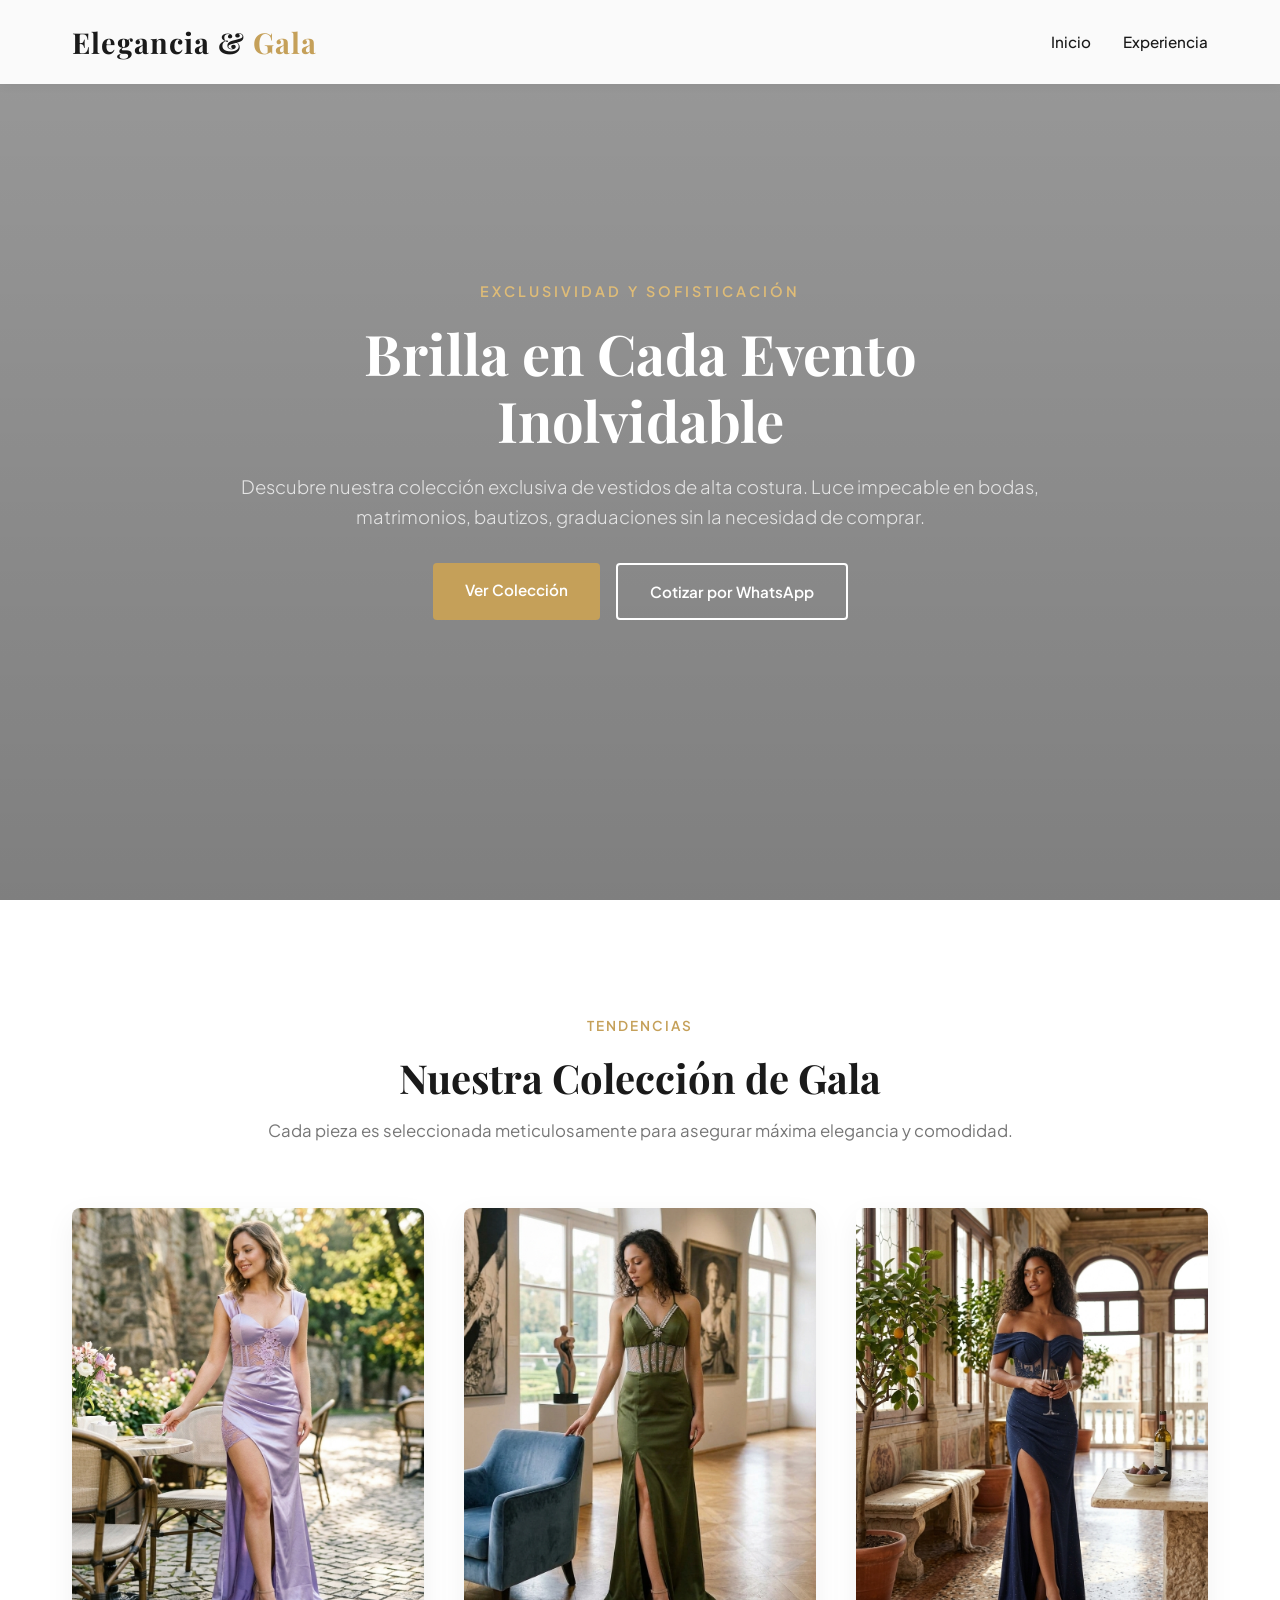
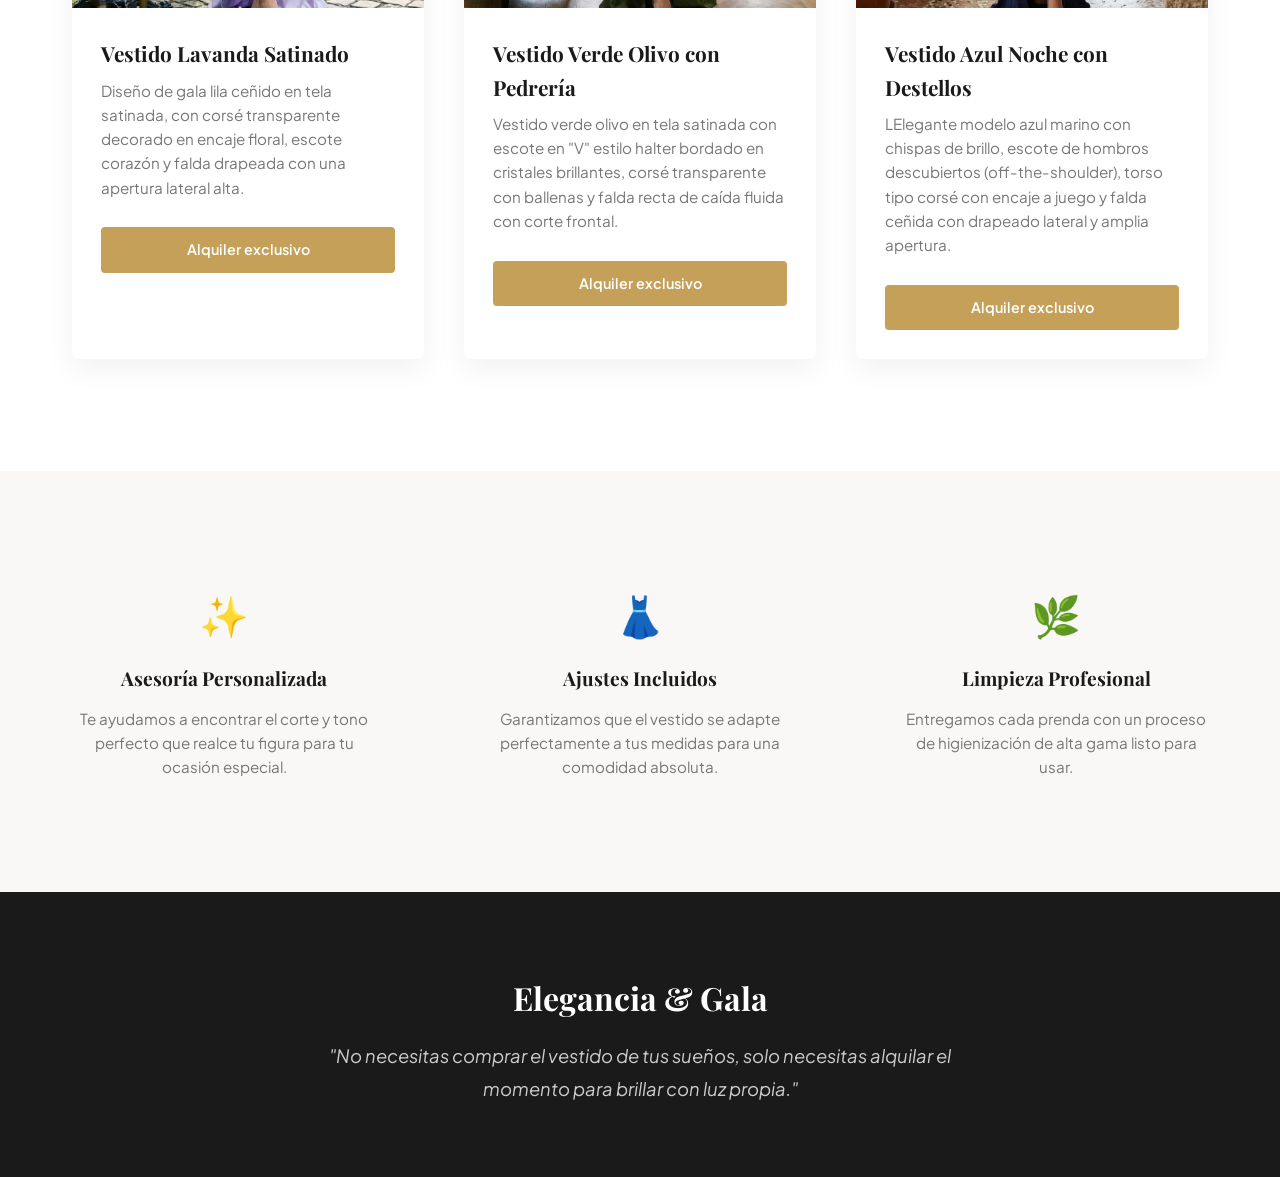
<file: index.html>
<!DOCTYPE html>
<html lang="es">
<head>
    <meta charset="UTF-8">
    <meta name="viewport" content="width=device-width, initial-scale=1.0">
    <title>Elegancia & Gala | Alquiler de Vestidos Exclusivos</title>
    <link rel="stylesheet" href="style.css">
    <!-- Fuente de Google Fonts para un estilo elegante -->
    <link href="https://fonts.googleapis.com/css2?family=Playfair+Display:ital,wght@0,400;0,600;0,700;1,400&family=Plus+Jakarta+Sans:wght@300;400;500;600&display=swap" rel="stylesheet">
</head>
<body>

    <!-- Header / Barra de Navegación -->
    <header class="header">
        <div class="nav-container">
            <h1 class="logo">Elegancia & <span>Gala</span></h1>
            <nav class="nav-menu">
                <a href="#inicio">Inicio</a>
                <a href="#experiencia">Experiencia</a>
            </nav>
        </div>
    </header>

    <!-- Sección Hero / Principal -->
    <section id="inicio" class="hero">
        <div class="hero-content">
            <span class="subtitle">Exclusividad y Sofisticación</span>
            <h2>Brilla en Cada Evento Inolvidable</h2>
            <p>Descubre nuestra colección exclusiva de vestidos de alta costura. Luce impecable en bodas, matrimonios, bautizos, graduaciones sin la necesidad de comprar.</p>
            <div class="hero-buttons">
                <a href="coleccion.html" class="btn btn-primary">Ver Colección</a>
                <a href="https://wa.me/593968722028?text=Hola,%20deseo%20agendar%20una%20cita%20para%20alquilar%20un%20vestido%20de%20gala" target="_blank" class="btn btn-secondary">Cotizar por WhatsApp</a>
            </div>
        </div>
    </section>

    <!-- Sección de Catálogo / Vestidos -->
    <section id="catalogo" class="catalog">
        <div class="section-title">
            <span>Tendencias</span>
            <h3>Nuestra Colección de Gala</h3>
            <p>Cada pieza es seleccionada meticulosamente para asegurar máxima elegancia y comodidad.</p>
        </div>

        <div class="grid-catalog">
            <!-- Vestido 1 -->
            <div class="card">
                <div class="card-img" style="background-image: url('Vestido1.jpg');">
                </div>
                <div class="card-body">
                    <h4>Vestido Lavanda Satinado</h4>
                    <p>Diseño de gala lila ceñido en tela satinada, con corsé transparente decorado en encaje floral, escote corazón y falda drapeada con una apertura lateral alta.</p>
                    <a href="https://wa.me/593968722028?text=Hola,%20estoy%20interesada%20en%20consultar%20la%20disponibilidad%20de%20este%20vestido" target="_blank" class="price-btn">
    Alquiler exclusivo</a>
                </div>
            </div>

            <!-- Vestido 2 -->
            <div class="card">
                <div class="card-img" style="background-image: url('Vestido2.jpg');">
                </div>
                <div class="card-body">
                    <h4>Vestido Verde Olivo con Pedrería</h4>
                    <p>Vestido verde olivo en tela satinada con escote en "V" estilo halter bordado en cristales brillantes, corsé transparente con ballenas y falda recta de caída fluida con corte frontal.</p>
                    <a href="https://wa.me/593968722028?text=Hola,%20estoy%20interesada%20en%20consultar%20la%20disponibilidad%20de%20este%20vestido" target="_blank" class="price-btn">
    Alquiler exclusivo</a>
                </div>
            </div>

            <!-- Vestido 3 -->
            <div class="card">
                <div class="card-img" style="background-image: url('Vestido3.jpg');">
                </div>
                <div class="card-body">
                    <h4>Vestido Azul Noche con Destellos</h4>
                    <p>LElegante modelo azul marino con chispas de brillo, escote de hombros descubiertos (off-the-shoulder), torso tipo corsé con encaje a juego y falda ceñida con drapeado lateral y amplia apertura.</p>
                    <a href="https://wa.me/593968722028?text=Hola,%20estoy%20interesada%20en%20consultar%20la%20disponibilidad%20de%20este%20vestido" target="_blank" class="price-btn">
    Alquiler exclusivo</a>
                </div>
            </div>
        </div>
    </section>

    <!-- Sección Experiencia / Beneficios -->
    <section id="experiencia" class="features">
        <div class="features-container">
            <div class="feature-item">
                <div class="feature-icon">✨</div>
                <h4>Asesoría Personalizada</h4>
                <p>Te ayudamos a encontrar el corte y tono perfecto que realce tu figura para tu ocasión especial.</p>
            </div>
            <div class="feature-item">
                <div class="feature-icon">👗</div>
                <h4>Ajustes Incluidos</h4>
                <p>Garantizamos que el vestido se adapte perfectamente a tus medidas para una comodidad absoluta.</p>
            </div>
            <div class="feature-item">
                <div class="feature-icon">🌿</div>
                <h4>Limpieza Profesional</h4>
                <p>Entregamos cada prenda con un proceso de higienización de alta gama listo para usar.</p>
            </div>
        </div>
    </section>

    <!-- Pie de Página (Footer) -->
    <footer id="contacto" class="footer">
        <div class="footer-content">
            <h2 class="footer-logo">Elegancia & Gala</h2>
            <p class="footer-quote">"No necesitas comprar el vestido de tus sueños, solo necesitas alquilar el momento para brillar con luz propia."</p>
</file>
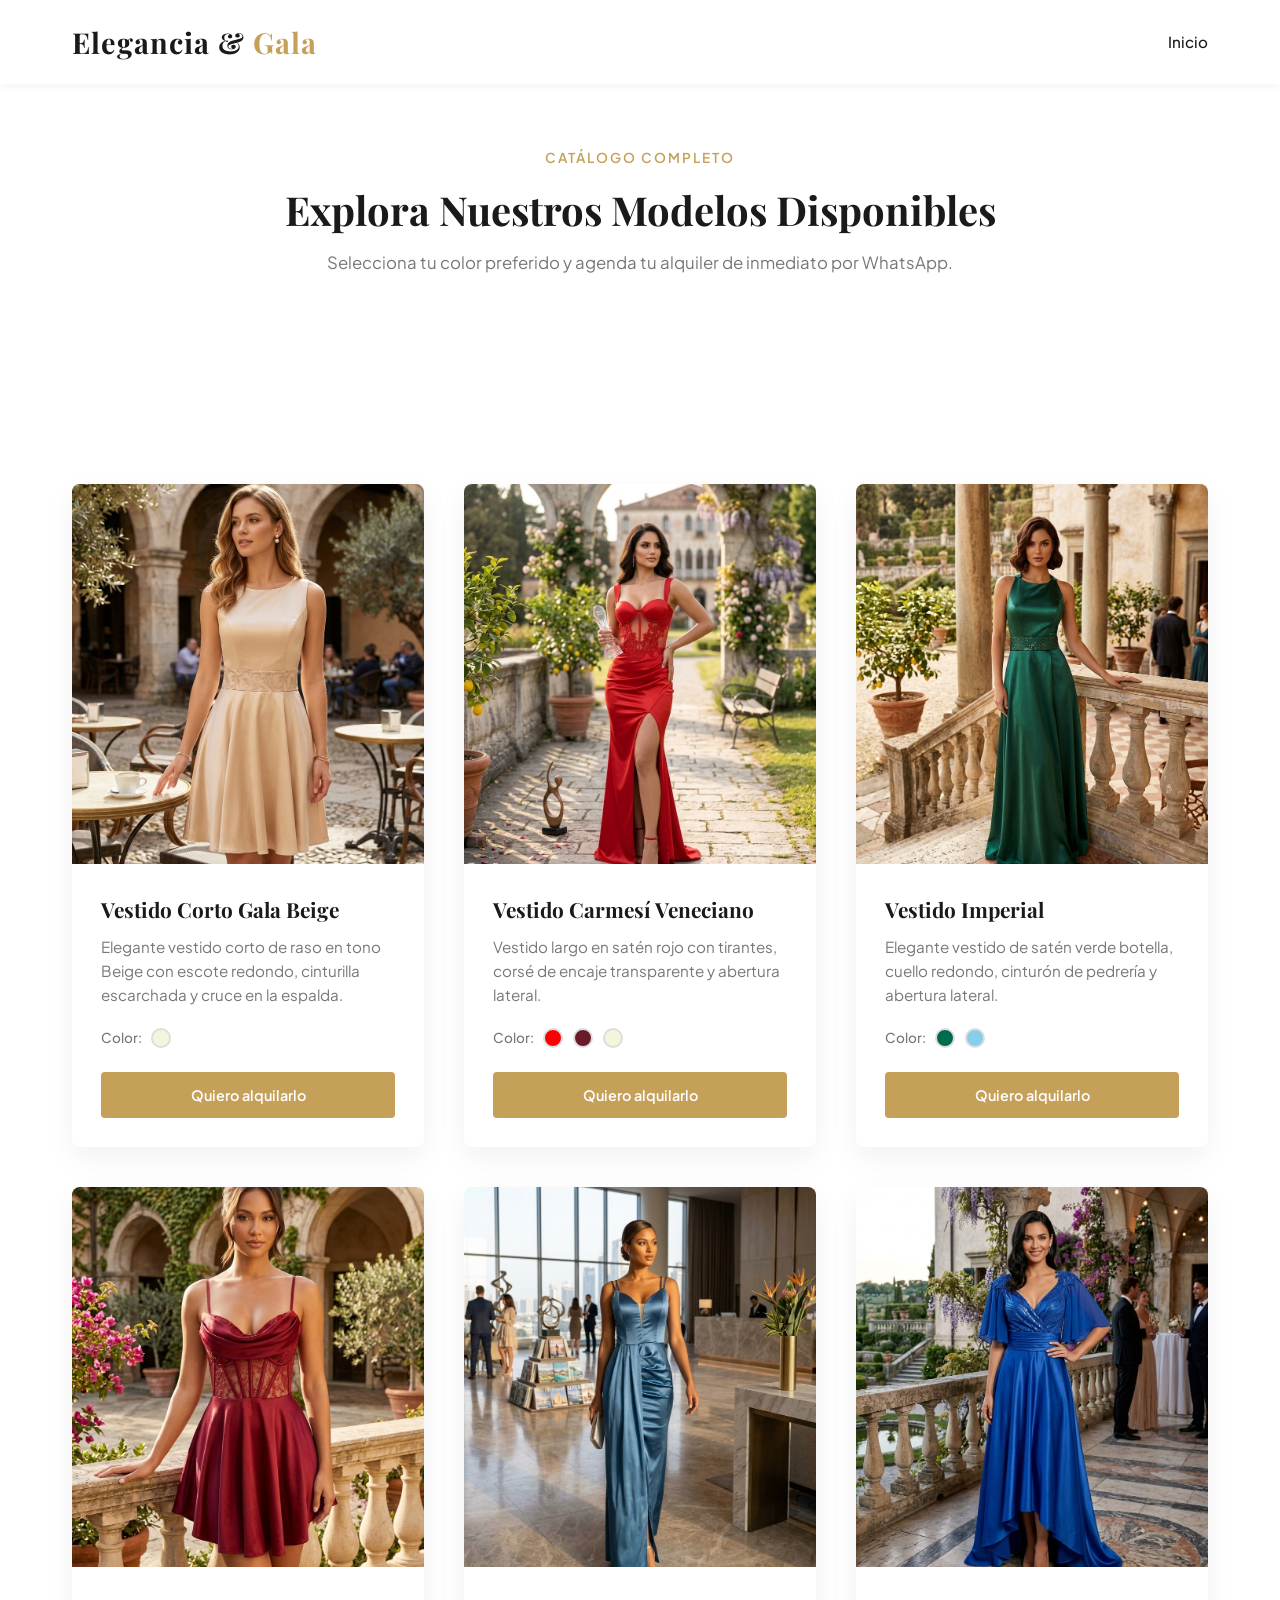
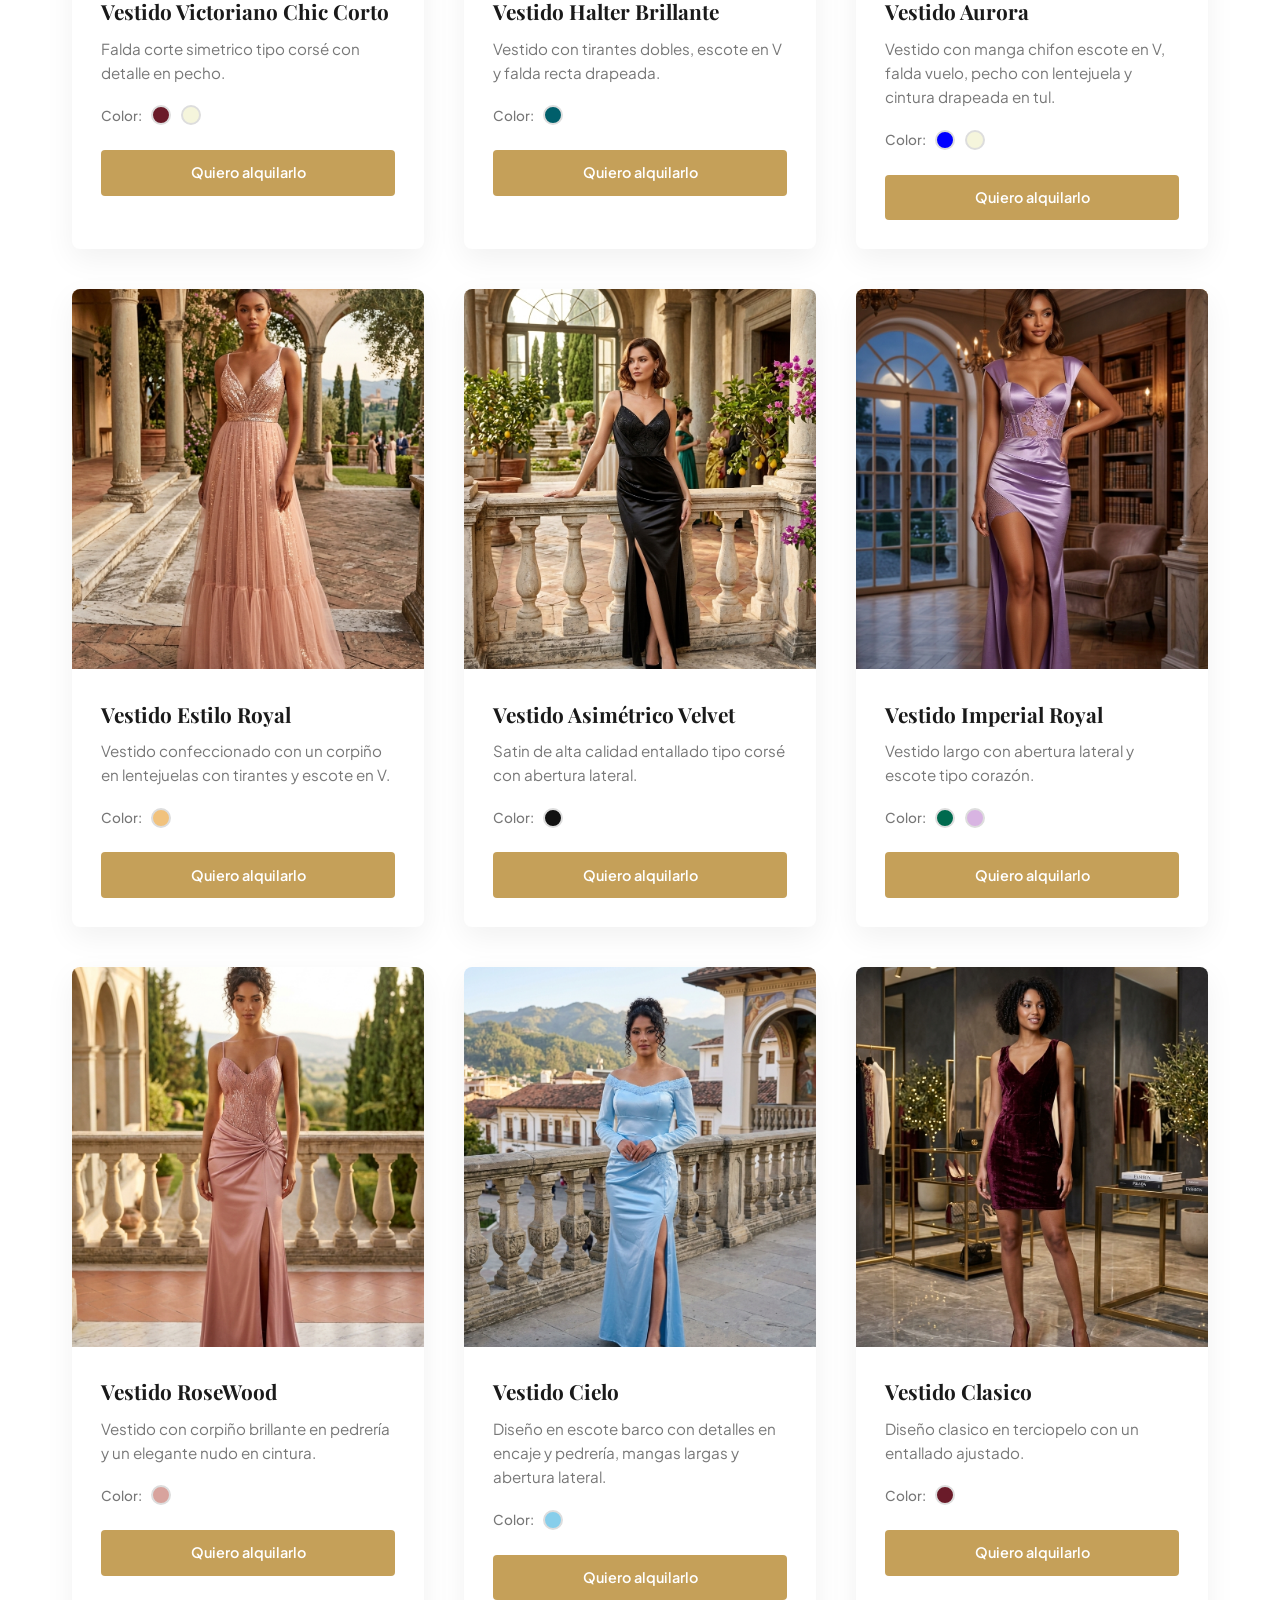
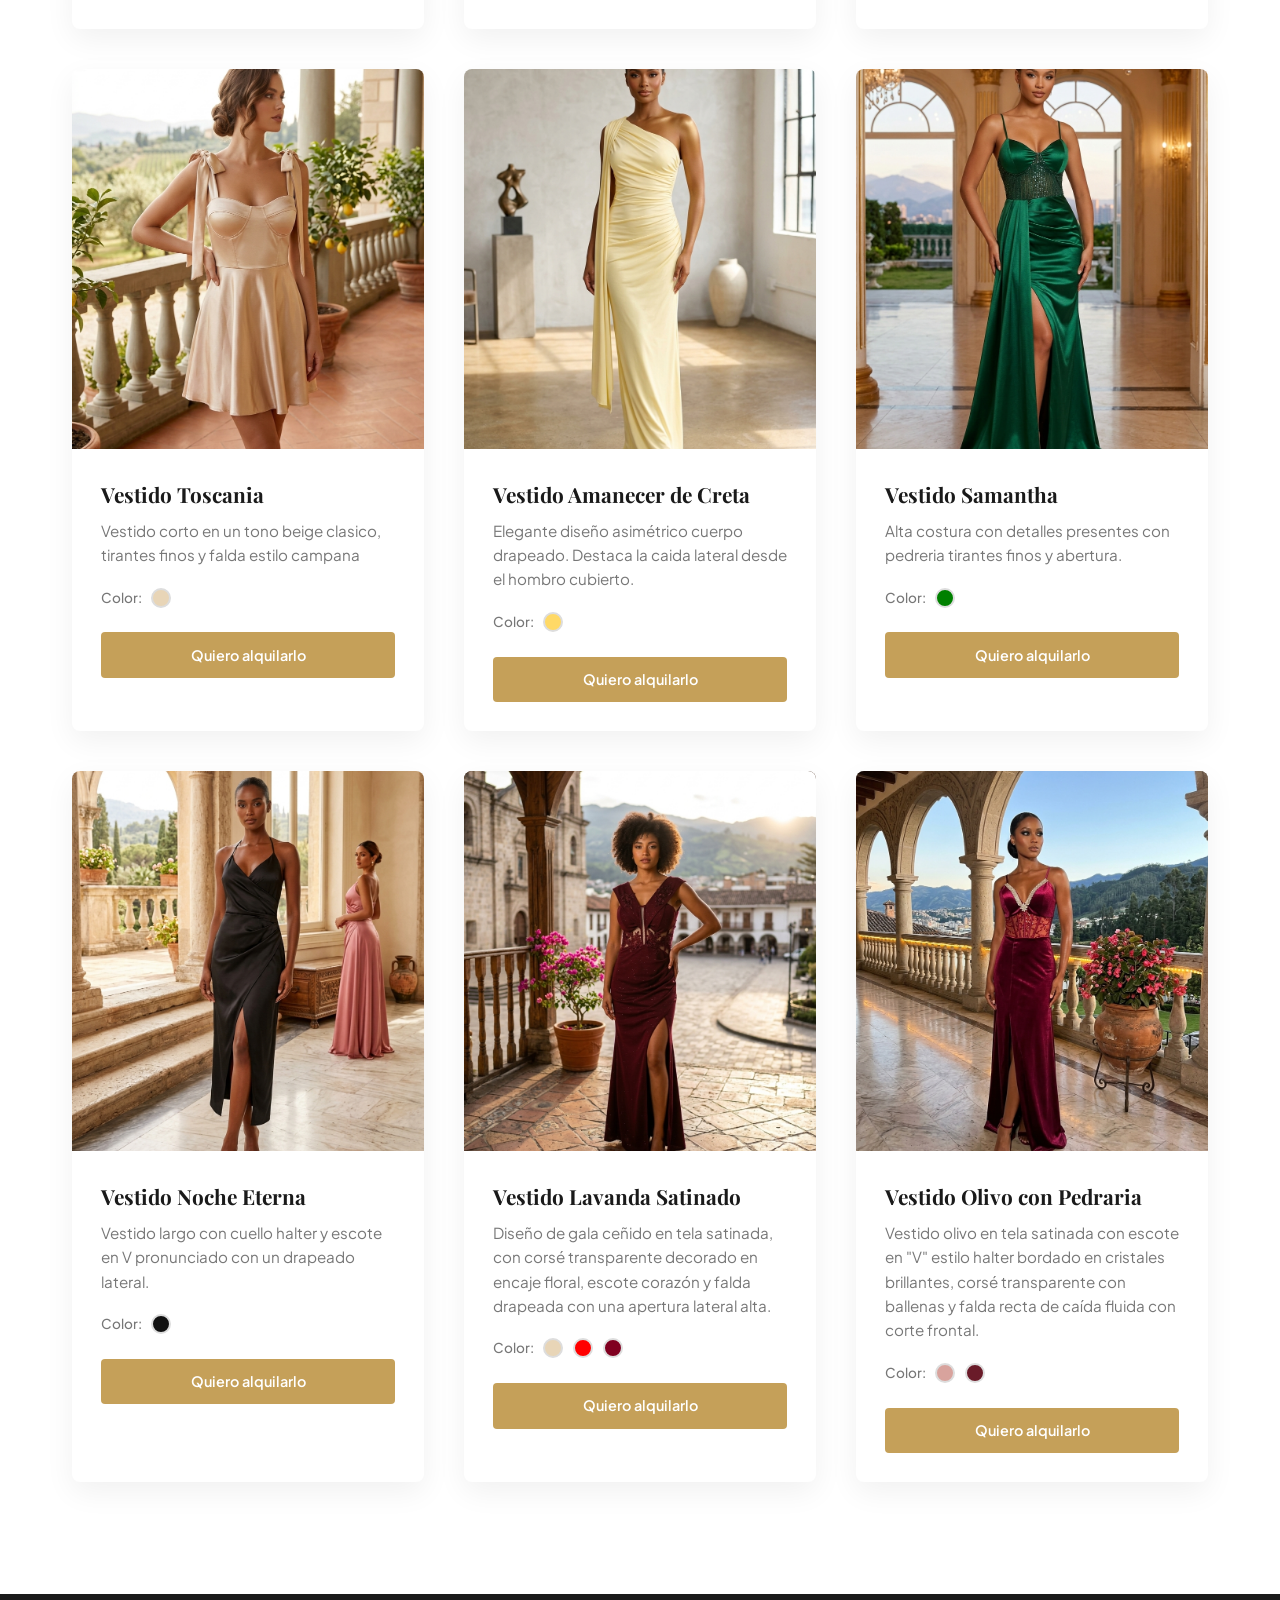
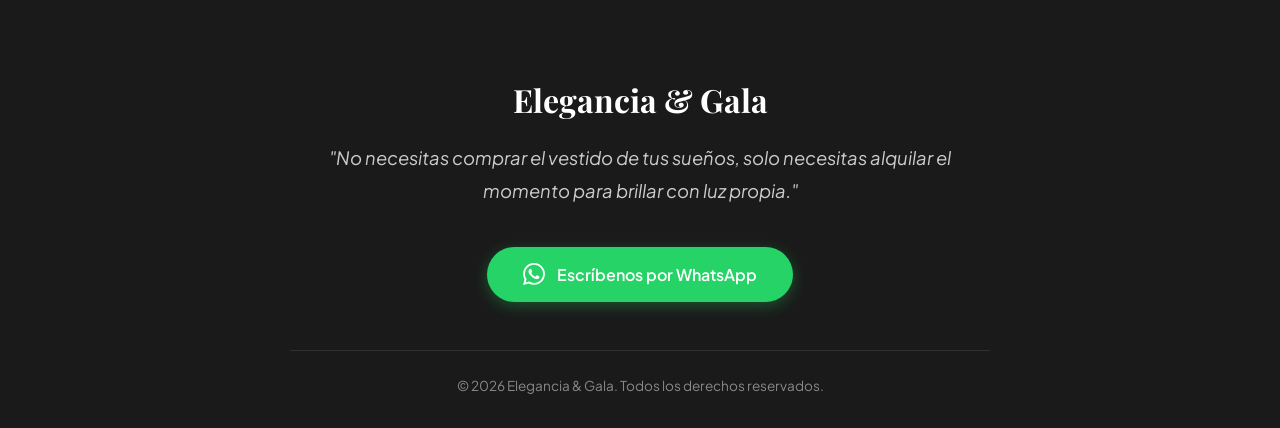
<file: coleccion.html>
<!DOCTYPE html>
<html lang="es">
<head>
    <meta charset="UTF-8">
    <meta name="viewport" content="width=device-width, initial-scale=1.0">
    <title>Elegancia & Gala | Alquiler de Vestidos Exclusivos</title>
    <link rel="stylesheet" href="style.css">
    <!-- Fuente de Google Fonts para un estilo elegante -->
    <link href="https://fonts.googleapis.com/css2?family=Playfair+Display:ital,wght@0,400;0,600;0,700;1,400&family=Plus+Jakarta+Sans:wght@300;400;500;600&display=swap" rel="stylesheet">
</head>
<body>

    <!-- Header / Barra de Navegación -->
    <header class="header">
        <div class="nav-container">
            <h1 class="logo">Elegancia & <span>Gala</span></h1>
            <nav class="nav-menu">
                <a href="index.html">Inicio</a>
            </nav>
        </div>
    </header>
    <!-- Sección Título de la Colección -->
    <section class="catalog-header">
        <div class="section-title">
            <span>Catálogo Completo</span>
            <h3>Explora Nuestros Modelos Disponibles</h3>
            <p>Selecciona tu color preferido y agenda tu alquiler de inmediato por WhatsApp.</p>
        </div>
    </section>

    <!-- Sección de 8 Modelos de Vestidos -->
    <section class="catalog">
        <div class="grid-catalog">

            <!-- VESTIDO 1 -->
            <div class="card-dynamic">
                <input type="radio" name="color-1" id="c1-beige" checked class="color-radio">

                <div class="card-img-container">
                    <div class="card-img img-v1-beige"></div>
                    <span class="tag">Alta Costura</span>
                </div>

                <div class="card-body">
                    <h4>Vestido Corto Gala Beige</h4>
                    <p>Elegante vestido corto de raso en tono Beige con escote redondo, cinturilla escarchada y cruce en la espalda.</p>
                    
                    <div class="color-picker">
                        <span>Color:</span>
                        <label for="c1-beige" class="dot dot-beige" title="Beige"></label>
                    </div>
                    <a href="https://wa.me/593968722028?text=Hola,%20quiero%20alquilar%20el%20modelo%20Vestido%20Corto%20Gala%20Beige." target="_blank" class="price-btn">
                        Quiero alquilarlo
                    </a>
                </div>
            </div>

            <!-- VESTIDO 2 -->
            <div class="card-dynamic">
                <input type="radio" name="color-2" id="c2-rojo" checked class="color-radio">
                <input type="radio" name="color-2" id="c2-vino" class="color-radio">
                <input type="radio" name="color-2" id="c2-beige" class="color-radio">

                <div class="card-img-container">
                    <div class="card-img img-v2-rojo"></div>
                    <div class="card-img img-v2-vino"></div>
                    <div class="card-img img-v2-beige"></div>
                    <span class="tag">Exclusivo</span>
                </div>

                <div class="card-body">
                    <h4>Vestido Carmesí Veneciano</h4>
                    <p>Vestido largo en satén rojo con tirantes, corsé de encaje transparente y abertura lateral.</p>
                    
                    <div class="color-picker">
                        <span>Color:</span>
                        <label for="c2-rojo" class="dot dot-red" title="Rojo"></label>
                        <label for="c2-vino" class="dot dot-wine" title="Vino"></label>
                        <label for="c2-beige" class="dot dot-beige" title="Beige"></label>
                    </div>

                    <a href="https://wa.me/593968722028?text=Hola,%20quiero%20alquilar%20el%20modelo%20Vestido%20Carmesi%20Veneciano." target="_blank" class="price-btn">
                        Quiero alquilarlo
                    </a>
                </div>
            </div>

            <!-- VESTIDO 3 -->
            <div class="card-dynamic">
                <input type="radio" name="color-3" id="c3-botellaclasico" checked class="color-radio">
                <input type="radio" name="color-3" id="c3-celeste" class="color-radio">

                <div class="card-img-container">
                    <div class="card-img img-v3-botellaclasico"></div>
                    <div class="card-img img-v3-celeste"></div>
                    <span class="tag">Tendencia</span>
                </div>

                <div class="card-body">
                    <h4>Vestido Imperial</h4>
                    <p>Elegante vestido de satén verde botella, cuello redondo, cinturón de pedrería y abertura lateral.</p>

                    <div class="color-picker">
                        <span>Color:</span>
                        <label for="c3-botellaclasico" class="dot dot-classicbottle" title="Verde Botella clasico"></label>
                        <label for="c3-celeste" class="dot dot-skyblue" title="Celeste"></label>
                    </div>

                    <a href="https://wa.me/593968722028?text=Hola,%20quiero%20alquilar%20el%20modelo%20Vestido%20Imperial." target="_blank" class="price-btn">
                        Quiero alquilarlo
                    </a>
                </div>
            </div>

            <!-- VESTIDO 4 -->
            <div class="card-dynamic">
                <input type="radio" name="color-4" id="c4-wine" checked class="color-radio">
                <input type="radio" name="color-4" id="c4-beige" class="color-radio">

                <div class="card-img-container">
                    <div class="card-img img-v4-wine"></div>
                    <div class="card-img img-v4-beige"></div>
                    <span class="tag">Nuevo</span>
                </div>

                <div class="card-body">
                    <h4>Vestido Victoriano Chic Corto</h4>
                    <p>Falda corte simetrico tipo corsé con detalle en pecho.</p>
                    
                    <div class="color-picker">
                        <span>Color:</span>
                        <label for="c4-wine" class="dot dot-wine" title="Vino"></label>
                        <label for="c4-beige" class="dot dot-beige" title="Beige"></label>
                    </div>

                    <a href="https://wa.me/593968722028?text=Hola,%20quiero%20alquilar%20el%20modelo%20Vestido%20Victoriano%20Chic%20corto." target="_blank" class="price-btn">
                        Quiero alquilarlo
                    </a>
                </div>
            </div>

            <!-- VESTIDO 5 -->
            <div class="card-dynamic">
                <input type="radio" name="color-5" id="c5-petrolblue" checked class="color-radio">

                <div class="card-img-container">
                    <div class="card-img img-v5-azulpetroleo"></div>
                    <span class="tag">Glamour</span>
                </div>

                <div class="card-body">
                    <h4>Vestido Halter Brillante</h4>
                    <p>Vestido con tirantes dobles, escote en V y falda recta drapeada.</p>
                    
                    <div class="color-picker">
                        <span>Color:</span>
                        <label for="c5-azulpetroleo" class="dot dot-petrolblue" title=" Azul Petroleo"></label>
                    </div>

                    <a href="https://wa.me/593968722028?text=Hola,%20quiero%20alquilar%20el%20modelo%20Vestido%20Halter%20Brillante." target="_blank" class="price-btn">
                        Quiero alquilarlo
                    </a>
                </div>
            </div>

            <!-- VESTIDO 6 -->
            <div class="card-dynamic">
                <input type="radio" name="color-6" id="c6-azulelectrico" checked class="color-radio">
                <input type="radio" name="color-6" id="c6-beige" class="color-radio">

                <div class="card-img-container">
                    <div class="card-img img-v6-azulelectrico"></div>
                    <div class="card-img img-v6-beige"></div>
                    <span class="tag">Delicado</span>
                </div>

                <div class="card-body">
                    <h4>Vestido Aurora</h4>
                    <p>Vestido con manga chifon escote en V, falda vuelo, pecho con lentejuela y cintura drapeada en tul.</p>
                    
                    <div class="color-picker">
                        <span>Color:</span>
                        <label for="c6-azulelectrico" class="dot dot-electricblue" title="Azul Electrico"></label>
                        <label for="c6-beige" class="dot dot-beige" title="Beige"></label>
                    </div>

                    <a href="https://wa.me/593968722028?text=Hola,%20quiero%20alquilar%20el%20modelo%20Vestido%20Aurora." target="_blank" class="price-btn">
                        Quiero alquilarlo
                    </a>
                </div>
            </div>

            <!-- VESTIDO 7 -->
            <div class="card-dynamic">
                <input type="radio" name="color-7" id="c7-piel" checked class="color-radio">

                <div class="card-img-container">
                    <div class="card-img img-v7-piel"></div>
                    <span class="tag">Sofisticado</span>
                </div>

                <div class="card-body">
                    <h4>Vestido Estilo Royal</h4>
                    <p>Vestido confeccionado con un corpiño en lentejuelas con tirantes y escote en V.</p>
                    
                    <div class="color-picker">
                        <span>Color:</span>
                        <label for="c7-piel" class="dot dot-skin" title="Piel"></label>
                    </div>

                    <a href="https://wa.me/593968722028?text=Hola,%20quiero%20alquilar%20el%20modelo%20Vestido%20Estilo%20Royal." target="_blank" class="price-btn">
                        Quiero alquilarlo
                    </a>
                </div>
            </div>

            <!-- VESTIDO 8 -->
            <div class="card-dynamic">
                <input type="radio" name="color-8" id="c8-negro" checked class="color-radio">

                <div class="card-img-container">
                    <div class="card-img img-v8-negro"></div>
                    <span class="tag">Estelar</span>
                </div>

                <div class="card-body">
                    <h4>Vestido Asimétrico Velvet</h4>
                    <p>Satin de alta calidad entallado tipo corsé con abertura lateral.</p>
                    
                    <div class="color-picker">
                        <span>Color:</span>
                        <label for="c8-negro" class="dot dot-black" title="Negro"></label>
                    </div>

                    <a href="https://wa.me/593968722028?text=Hola,%20quiero%20alquilar%20el%20modelo%20Vestido%20Asimétrico%20Velvet." target="_blank" class="price-btn">
                        Quiero alquilarlo
                    </a>
                </div>
            </div>
        <!-- VESTIDO 9 -->
            <div class="card-dynamic">
                <input type="radio" name="color-9" id="c9-botellaclasico" checked class="color-radio">
                <input type="radio" name="color-9" id="c9-lilac" checked class="color-radio">

                <div class="card-img-container">
                    <div class="card-img img-v9-negro"></div>
                    <div class="card-img img-v9-lilac"></div>
                </div>

                <div class="card-body">
                    <h4>Vestido Imperial Royal</h4>
                    <p>Vestido largo con abertura lateral y escote tipo corazón.</p>
                    
                <div class="color-picker">
                    <span>Color:</span>
                    <label for="c9-botellaclasico" class="dot dot-classicbottle" title="Verde Botella"></label>
                    <label for="c9-lilac" class="dot dot-lilac" title="Lila"></label>
                </div>

                    <a href="https://wa.me/593968722028?text=Hola,%20quiero%20alquilar%20el%20modelo%20Vestido%20Imperial%20Royal." target="_blank" class="price-btn">
                        Quiero alquilarlo
                    </a>
                </div>
            </div>
            <!-- VESTIDO 10 -->
            <div class="card-dynamic">
                <input type="radio" name="color-10" id="c10-palorosa" checked class="color-radio">

                <div class="card-img-container">
                    <div class="card-img img-v10-palorosa"></div>
                </div>

                <div class="card-body">
                    <h4>Vestido RoseWood</h4>
                    <p>Vestido con corpiño brillante en pedrería y un elegante nudo en cintura.</p>
                    
                <div class="color-picker">
                    <span>Color:</span>
                    <label for="c9-palorosa" class="dot dot-rosewood" title="Palo de Rosa"></label>
                </div>

                    <a href="https://wa.me/593968722028?text=Hola,%20quiero%20alquilar%20el%20modelo%20Vestido%20RoseWood." target="_blank" class="price-btn">
                        Quiero alquilarlo
                    </a>
                </div>
            </div>
            <!-- VESTIDO 11 -->
            <div class="card-dynamic">
                <input type="radio" name="color-11" id="c11-palorosa" checked class="color-radio">

                <div class="card-img-container">
                    <div class="card-img img-v11-celeste"></div>
                </div>

                <div class="card-body">
                    <h4>Vestido Cielo</h4>
                    <p>Diseño en escote barco con detalles en encaje y pedrería, mangas largas y abertura lateral.</p>
                    
                <div class="color-picker">
                    <span>Color:</span>
                    <label for="c11-celeste" class="dot dot-skyblue" title="Celeste"></label>
                </div>

                    <a href="https://wa.me/593968722028?text=Hola,%20quiero%20alquilar%20el%20modelo%20Vestido%20Cielo." target="_blank" class="price-btn">
                        Quiero alquilarlo
                    </a>
                </div>
            </div>
            <!-- VESTIDO 12 -->
            <div class="card-dynamic">
                <input type="radio" name="color-12" id="c12-vinotinto" checked class="color-radio">

                <div class="card-img-container">
                    <div class="card-img img-v12-vinotinto"></div>
                </div>

                <div class="card-body">
                    <h4>Vestido Clasico</h4>
                    <p>Diseño clasico en terciopelo con un entallado ajustado.</p>
                    
                <div class="color-picker">
                    <span>Color:</span>
                    <label for="c12-vinotitno" class="dot dot-wine" title="Vinotinto"></label>
                </div>

                    <a href="https://wa.me/593968722028?text=Hola,%20quiero%20alquilar%20el%20modelo%20Vestido%20Clasico." target="_blank" class="price-btn">
                        Quiero alquilarlo
                    </a>
                </div>
            </div>
            <!-- VESTIDO 13 -->
            <div class="card-dynamic">
                <input type="radio" name="color-13" id="c13-beigeclas" checked class="color-radio">

                <div class="card-img-container">
                    <div class="card-img img-v13-beigeclas"></div>
                </div>

                <div class="card-body">
                    <h4>Vestido Toscania</h4>
                    <p>Vestido corto en un tono beige clasico, tirantes finos y falda estilo campana</p>
                    
                <div class="color-picker">
                    <span>Color:</span>
                    <label for="c13-beigeclas" class="dot dot-beigeclas" title="Beige Clasico"></label>
                </div>

                    <a href="https://wa.me/593968722028?text=Hola,%20quiero%20alquilar%20el%20modelo%20Vestido%20Toscania." target="_blank" class="price-btn">
                        Quiero alquilarlo
                    </a>
                </div>
            </div>
            <!-- VESTIDO 14 -->
            <div class="card-dynamic">
                <input type="radio" name="color-14" id="c14-amarillo" checked class="color-radio">

                <div class="card-img-container">
                    <div class="card-img img-v14-amarillo"></div>
                </div>

                <div class="card-body">
                    <h4>Vestido Amanecer de Creta</h4>
                    <p>Elegante diseño asimétrico cuerpo drapeado. Destaca la caida lateral desde el hombro cubierto.</p>
                    
                <div class="color-picker">
                    <span>Color:</span>
                    <label for="c14-amarillo" class="dot dot-amarillo" title="Amarillo Huevo"></label>
                </div>

                    <a href="https://wa.me/593968722028?text=Hola,%20quiero%20alquilar%20el%20modelo%20Vestido%20Amanecer%20de%20Creta." target="_blank" class="price-btn">
                        Quiero alquilarlo
                    </a>
                </div>
            </div>
            <!-- VESTIDO 15 -->
            <div class="card-dynamic">
                <input type="radio" name="color-15" id="c15-verde" checked class="color-radio">

                <div class="card-img-container">
                    <div class="card-img img-v15-verde"></div>
                </div>

                <div class="card-body">
                    <h4>Vestido Samantha</h4>
                    <p>Alta costura con detalles presentes con pedreria tirantes finos y abertura.</p>
                    
                <div class="color-picker">
                    <span>Color:</span>
                    <label for="c15-verde" class="dot dot-verde" title="Verde"></label>
                </div>

                    <a href="https://wa.me/593968722028?text=Hola,%20quiero%20alquilar%20el%20modelo%20Vestido%20Samantha." target="_blank" class="price-btn">
                        Quiero alquilarlo
                    </a>
                </div>
            </div>
            <!-- VESTIDO 16 -->
            <div class="card-dynamic">
                <input type="radio" name="color-16" id="c16-negro" checked class="color-radio">

                <div class="card-img-container">
                    <div class="card-img img-v16-negro"></div>
                </div>

                <div class="card-body">
                    <h4>Vestido Noche Eterna</h4>
                    <p>Vestido largo con cuello halter y escote en V pronunciado con un drapeado lateral.</p>
                    
                <div class="color-picker">
                    <span>Color:</span>
                    <label for="c15-negro" class="dot dot-black" title="Negro"></label>
                </div>

                    <a href="https://wa.me/593968722028?text=Hola,%20quiero%20alquilar%20el%20modelo%20Vestido%20Noche%20Eterna ." target="_blank" class="price-btn">
                        Quiero alquilarlo
                    </a>
                </div>
            </div>
            <!-- VESTIDO 17 -->
            <div class="card-dynamic">
                <input type="radio" name="color-17" id="c17-beigeclas" checked class="color-radio">
                <input type="radio" name="color-17" id="c17-red" checked class="color-radio">
                <input type="radio" name="color-17" id="c17-vino" checked class="color-radio">

                <div class="card-img-container">
                    <div class="card-img img-v17-beigeclas"></div>
                    <div class="card-img img-v17-red"></div>
                    <div class="card-img img-v17-vino"></div>
                </div>

                <div class="card-body">
                    <h4>Vestido Lavanda Satinado</h4>
                    <p>Diseño de gala ceñido en tela satinada, con corsé transparente decorado en encaje floral, escote corazón y falda drapeada con una apertura lateral alta.</p>
                    
                <div class="color-picker">
                    <span>Color:</span>
                    <label for="c17-beigeclas" class="dot dot-beigeclas" title="Beige"></label>
                    <label for="c17-red" class="dot dot-red" title="Rojo"></label>
                    <label for="c17-vino" class="dot dot-vino" title="Vinotinto"></label>
                </div>

                    <a href="https://wa.me/593968722028?text=Hola,%20quiero%20alquilar%20el%20modelo%20Vestido%20Lavanda%20Satinado ." target="_blank" class="price-btn">
                        Quiero alquilarlo
                    </a>
                </div>
            </div>
            <!-- VESTIDO 18 -->
            <div class="card-dynamic">
                <input type="radio" name="color-18" id="c18-rosewood" checked class="color-radio">
                <input type="radio" name="color-18" id="c18-wine" checked class="color-radio">

                <div class="card-img-container">
                    <div class="card-img img-v18-palorosa"></div>
                    <div class="card-img img-v18-vino"></div>
                </div>

                <div class="card-body">
                    <h4>Vestido Olivo con Pedraria</h4>
                    <p>Vestido olivo en tela satinada con escote en "V" estilo halter bordado en cristales brillantes, corsé transparente con ballenas y falda recta de caída fluida con corte frontal.</p>
                    
                <div class="color-picker">
                    <span>Color:</span>
                    <label for="c18-rosewood" class="dot dot-rosewood" title="Palo De Rosa"></label>
                    <label for="c18-wine" class="dot dot-wine" title="Vino"></label>
                </div>

                    <a href="https://wa.me/593968722028?text=Hola,%20quiero%20alquilar%20el%20modelo%20Vestido%20Olivo%20con%20Pedreria ." target="_blank" class="price-btn">
                        Quiero alquilarlo
                    </a>
                </div>
            </div>
        </div>
    </section>

    <!-- Pie de Página (Footer) -->
    <footer id="contacto" class="footer">
        <div class="footer-content">
            <h2 class="footer-logo">Elegancia & Gala</h2>
            <p class="footer-quote">"No necesitas comprar el vestido de tus sueños, solo necesitas alquilar el momento para brillar con luz propia."</p>
            
            <div class="whatsapp-container">
                <a href="https://wa.me/593968722028?text=Hola,%20quiero%20lucir%20espectacular%20en%20mi%20próximo%20evento.%20¿Me%20pueden%20ayudar%20con%20los%20vestidos?" target="_blank" class="whatsapp-btn">
                    <svg xmlns="http://www.w3.org/2000/svg" width="24" height="24" viewBox="0 0 24 24" fill="currentColor"><path d="M.057 24l1.687-6.163c-1.041-1.804-1.588-3.849-1.587-5.946.003-6.556 5.338-11.891 11.893-11.891 3.181.001 6.167 1.24 8.413 3.488 2.245 2.248 3.481 5.236 3.48 8.414-.003 6.557-5.338 11.892-11.893 11.892-1.99-.001-3.951-.5-5.688-1.448l-6.305 1.654zm6.597-3.807c1.676.995 3.276 1.591 5.392 1.592 5.448 0 9.886-4.434 9.889-9.885.002-5.462-4.415-9.89-9.881-9.892-5.452 0-9.887 4.434-9.889 9.884-.001 2.225.651 3.891 1.746 5.634l-.999 3.648 3.742-.981zm11.387-5.464c-.074-.124-.272-.198-.57-.347-.297-.149-1.758-.868-2.031-.967-.272-.099-.47-.149-.669.149-.198.297-.768.967-.941 1.165-.173.198-.347.223-.644.074-.297-.149-1.255-.462-2.39-1.475-.883-.788-1.48-1.761-1.653-2.059-.173-.297-.018-.458.13-.606.134-.133.297-.347.446-.521.151-.172.2-.296.3-.495.099-.198.05-.372-.025-.521-.075-.148-.669-1.611-.916-2.206-.242-.579-.487-.501-.669-.51l-.57-.01c-.198 0-.52.074-.792.372s-1.04 1.016-1.04 2.479 1.065 2.876 1.213 3.074c.149.198 2.095 3.2 5.076 4.487.709.306 1.263.489 1.694.626.712.226 1.36.194 1.872.118.571-.085 1.758-.719 2.006-1.413.248-.695.248-1.29.173-1.414z"/></svg>
                    Escríbenos por WhatsApp
                </a>
            </div>

            <div class="footer-bottom">
                <p>&copy; 2026 Elegancia & Gala. Todos los derechos reservados.</p>
            </div>
        </div>
    </footer>

</body>
</html>
</file>
<file: style.css>
/* Variables y Configuración Global */
:root {
    --primary: #1a1a1a;
    --accent: #c5a059; /* Tono dorado elegante */
    --accent-light: #dfbc77;
    --bg-light: #f9f8f6;
    --white: #ffffff;
    --gray: #777777;
    --transition: all 0.3s ease;
}

* {
    margin: 0;
    padding: 0;
    box-sizing: border-box;
    scroll-behavior: smooth;
}

body {
    font-family: 'Plus Jakarta Sans', sans-serif;
    color: var(--primary);
    background-color: var(--white);
    line-height: 1.6;
}

h1, h2, h3, h4, .logo {
    font-family: 'Playfair Display', serif;
}

/* Header & Navegación */
.header {
    position: fixed;
    top: 0;
    left: 0;
    width: 100%;
    background: rgba(255, 255, 255, 0.95);
    backdrop-filter: blur(10px);
    box-shadow: 0 2px 10px rgba(0,0,0,0.05);
    z-index: 1000;
}

.nav-container {
    max-width: 1200px;
    margin: 0 auto;
    padding: 1.2rem 2rem;
    display: flex;
    justify-content: space-between;
    align-items: center;
}

.logo {
    font-size: 1.8rem;
    font-weight: 700;
    letter-spacing: 1px;
}

.logo span {
    color: var(--accent);
}

.nav-menu {
    display: flex;
    align-items: center;
    gap: 2rem;
}

.nav-menu a {
    text-decoration: none;
    color: var(--primary);
    font-weight: 500;
    font-size: 0.95rem;
    transition: var(--transition);
}

.nav-menu a:hover {
    color: var(--accent);
}

.nav-btn {
    background: var(--primary);
    color: var(--white) !important;
    padding: 0.6rem 1.2rem;
    border-radius: 4px;
    transition: var(--transition);
}

.nav-btn:hover {
    background: var(--accent) !important;
}

/* Sección Hero */
.hero {
    height: 100vh;
    background: linear-gradient(rgba(0,0,0,0.4), rgba(0,0,0,0.5)), url('https://images.unsplash.com/photo-1490481651871-ab68de25d43d?auto=format&fit=crop&w=1920&q=80') no-repeat center center/cover;
    display: flex;
    align-items: center;
    justify-content: center;
    text-align: center;
    color: var(--white);
    padding: 0 1rem;
}

.hero-content {
    max-width: 800px;
}

.subtitle {
    display: block;
    font-size: 0.9rem;
    text-transform: uppercase;
    letter-spacing: 3px;
    color: var(--accent-light);
    margin-bottom: 1rem;
    font-weight: 600;
}

.hero h2 {
    font-size: 3.5rem;
    margin-bottom: 1.2rem;
    font-weight: 700;
    line-height: 1.2;
}

.hero p {
    font-size: 1.15rem;
    margin-bottom: 2rem;
    color: #e5e5e5;
    font-weight: 300;
}

.hero-buttons {
    display: flex;
    gap: 1rem;
    justify-content: center;
}

.btn {
    display: inline-block;
    padding: 0.9rem 2rem;
    border-radius: 4px;
    text-decoration: none;
    font-weight: 600;
    font-size: 0.95rem;
    transition: var(--transition);
}

.btn-primary {
    background: var(--accent);
    color: var(--white);
}

.btn-primary:hover {
    background: var(--accent-light);
    transform: translateY(-2px);
}

.btn-secondary {
    background: transparent;
    color: var(--white);
    border: 2px solid var(--white);
}

.btn-secondary:hover {
    background: var(--white);
    color: var(--primary);
    transform: translateY(-2px);
}

/* Sección Catálogo */
.catalog {
    padding: 7rem 2rem;
    max-width: 1200px;
    margin: 0 auto;
}

.section-title {
    text-align: center;
    margin-bottom: 4rem;
}

.section-title span {
    color: var(--accent);
    text-transform: uppercase;
    letter-spacing: 2px;
    font-size: 0.85rem;
    font-weight: 600;
}

.section-title h3 {
    font-size: 2.5rem;
    margin: 0.5rem 0;
}

.section-title p {
    color: var(--gray);
    font-size: 1.05rem;
}

.grid-catalog {
    display: grid;
    grid-template-columns: repeat(auto-fit, minmax(320px, 1fr));
    gap: 2.5rem;
}

.card {
    background: var(--white);
    border-radius: 8px;
    overflow: hidden;
    box-shadow: 0 10px 30px rgba(0,0,0,0.06);
    transition: var(--transition);
}

.card:hover {
    transform: translateY(-8px);
    box-shadow: 0 15px 35px rgba(0,0,0,0.1);
}

.card-img {
    height: 400px;
    background-size: cover;
    background-position: center;
    position: relative;
}

.tag {
    position: absolute;
    top: 1rem;
    right: 1rem;
    background: var(--accent);
    color: var(--white);
    padding: 0.3rem 0.8rem;
    font-size: 0.75rem;
    font-weight: 600;
    border-radius: 20px;
    text-transform: uppercase;
}

.card-body {
    padding: 1.8rem;
}

.card-body h4 {
    font-size: 1.3rem;
    margin-bottom: 0.5rem;
}

.card-body p {
    color: var(--gray);
    font-size: 0.95rem;
    margin-bottom: 1.2rem;
}

/* Botón Alquiler Exclusivo para WhatsApp */
.price-btn {
    display: inline-block;
    width: 100%;
    text-align: center;
    background-color: var(--accent);
    color: var(--white);
    padding: 0.7rem 1rem;
    border-radius: 4px;
    text-decoration: none;
    font-weight: 600;
    font-size: 0.9rem;
    transition: var(--transition);
    margin-top: 0.5rem;
}

.price-btn:hover {
    background-color: #b08d4b;
    transform: translateY(-2px);
    box-shadow: 0 4px 12px rgba(197, 160, 89, 0.3);
}

/* Sección Experiencia / Características */
.features {
    background-color: var(--bg-light);
    padding: 5rem 2rem;
}

.features-container {
    max-width: 1200px;
    margin: 0 auto;
    display: grid;
    grid-template-columns: repeat(auto-fit, minmax(300px, 1fr));
    gap: 3rem;
    text-align: center;
}

.feature-item {
    padding: 2rem;
}

.feature-icon {
    font-size: 2.5rem;
    margin-bottom: 1rem;
}

.feature-item h4 {
    font-size: 1.2rem;
    margin-bottom: 0.8rem;
}

.feature-item p {
    color: var(--gray);
    font-size: 0.95rem;
}

/* Pie de Página (Footer) */
.footer {
    background-color: var(--primary);
    color: var(--white);
    padding: 5rem 2rem 2rem 2rem;
    text-align: center;
}

.footer-content {
    max-width: 700px;
    margin: 0 auto;
}

.footer-logo {
    font-size: 2rem;
    margin-bottom: 1rem;
}

.footer-quote {
    font-style: italic;
    color: #cccccc;
    font-size: 1.15rem;
    margin-bottom: 2.5rem;
    line-height: 1.8;
}

.whatsapp-container {
    margin-bottom: 3rem;
}

.whatsapp-btn {
    display: inline-flex;
    align-items: center;
    gap: 0.8rem;
    background-color: #25d366;
    color: var(--white);
    padding: 0.9rem 2.2rem;
    border-radius: 50px;
    text-decoration: none;
    font-weight: 600;
    font-size: 1rem;
    transition: var(--transition);
    box-shadow: 0 4px 15px rgba(37, 211, 102, 0.3);
}

.whatsapp-btn:hover {
    background-color: #20ba5a;
    transform: translateY(-2px);
    box-shadow: 0 6px 20px rgba(37, 211, 102, 0.4);
}

.whatsapp-btn svg {
    width: 22px;
    height: 22px;
    fill: currentColor;
}

.footer-bottom {
    border-top: 1px solid rgba(255,255,255,0.1);
    padding-top: 1.5rem;
    font-size: 0.85rem;
    color: #888888;
}

/* Responsividad para móviles */
@media (max-width: 768px) {
    .nav-menu {
        display: none;
    }
    .hero h2 {
        font-size: 2.5rem;
    }
    .hero-buttons {
        flex-direction: column;
    }
}
/* Espaciado del título en la página de colección */
.catalog-header {
    padding-top: 9rem;
    padding-bottom: 2rem;
}

/* Estructura de Tarjetas Dinámicas para Cambio de Color con CSS Puro */
.card-dynamic {
    background: var(--white);
    border-radius: 8px;
    overflow: hidden;
    box-shadow: 0 10px 30px rgba(0,0,0,0.06);
    transition: var(--transition);
    position: relative;
    display: flex;
    flex-direction: column;
}

.card-dynamic:hover {
    transform: translateY(-8px);
    box-shadow: 0 15px 35px rgba(0,0,0,0.1);
}

/* Ocultar los inputs radio reales */
.color-radio {
    display: none;
}

.card-img-container {
    height: 380px;
    position: relative;
    overflow: hidden;
}

/* Por defecto todas las imágenes secundarias están ocultas */
.card-img-container .card-img {
    position: absolute;
    top: 0;
    left: 0;
    width: 100%;
    height: 100%;
    background-size: cover;
    background-position: center;
    opacity: 0;
    transition: opacity 0.4s ease-in-out;
}

/* Mostrar la primera imagen por defecto */
.card-img-container .card-img:first-of-type {
    opacity: 1;
}

/* Conexión lógica de los Radio Buttons para cambiar la imagen visible */
.card-dynamic .color-radio:nth-of-type(1):checked ~ .card-img-container .card-img:nth-child(1) { opacity: 1; z-index: 2; }
.card-dynamic .color-radio:nth-of-type(2):checked ~ .card-img-container .card-img:nth-child(2) { opacity: 1; z-index: 2; }
.card-dynamic .color-radio:nth-of-type(3):checked ~ .card-img-container .card-img:nth-child(3) { opacity: 1; z-index: 2; }

/* Selector de Colores (Puntos) */
.color-picker {
    display: flex;
    align-items: center;
    gap: 0.6rem;
    margin: 1rem 0;
}

.color-picker span {
    font-size: 0.85rem;
    color: var(--gray);
    font-weight: 500;
}

.dot {
    width: 20px;
    height: 20px;
    border-radius: 50%;
    cursor: pointer;
    border: 2px solid #ddd;
    transition: transform 0.2s ease, border-color 0.2s ease;
}

.dot:hover {
    transform: scale(1.15);
}

/* Paleta de colores de ejemplo (puedes cambiar las URLs de las fotos en el CSS según tus vestidos) */
.dot-beige { background-color: #F5F5DC; }
.dot-vino { background-color: #800020; }
.dot-red { background-color: #FF0000; }
.dot-rosewood { background-color: #D8A39D; }
.dot-black { background-color: #111111; }
.dot-wine { background-color: #6a1b29; }
.dot-classicbottle { background-color: #006A4E; }
.dot-skyblue { background-color: #87CEEB; }
.dot-rose { background-color: #e0a9a7; }
.dot-skin { background-color: #F1C27D; }
.dot-lilac { background-color: #D8B4E2; }
.dot-electricblue { background-color: #0000FF; }
.dot-petrolblue { background-color: #005F6B; }
.dot-beigeclas {background-color: #E8D5B7;}
.dot-amarillo {background-color: #FFD966;}
.dot-verde {background-color: #008000;}
/* Enlaces de imágenes de fondo para cada color de los modelos */
/* Vestido 1 */
.img-v1-beige { background-image: url('Vestido4.jpg'); }

/* Vestido 2 */
.img-v2-rojo { background-image: url('Vestido5.jpg'); }
.img-v2-vino { background-image: url('Vestido6.jpg'); }
.img-v2-beige { background-image: url('Vestido7.jpg'); }

/* Vestido 3 */
.img-v3-botellaclasico { background-image: url('Vestido8.jpg'); }
.img-v3-celeste { background-image: url('Vestido9.jpg'); }

/* Vestido 4 */
.img-v4-wine { background-image: url('Vestido10.jpg'); }
.img-v4-beige { background-image: url('Vestido11.jpg'); }

/* Vestido 5 */
.img-v5-azulpetroleo { background-image: url('Vestido12.jpg'); }

/* Vestido 6 */
.img-v6-azulelectrico { background-image: url('Vestido13.jpg'); }
.img-v6-beige { background-image: url('Vestido14.jpg'); }

/* Vestido 7 */
.img-v7-piel { background-image: url('Vestido15.jpg'); }

/* Vestido 8 */
.img-v8-negro { background-image: url('Vestido16.jpg'); }

/* Vestido 9 */
.img-v9-negro { background-image: url('Vestido17.jpg'); }
.img-v9-lilac { background-image: url('Vestido18.jpg'); }

/* Vestido 10 */
.img-v10-palorosa { background-image: url('Vestido19.jpg'); }

/* Vestido 11 */
.img-v11-celeste { background-image: url('Vestido20.jpg'); }

/* Vestido 12 */
.img-v12-vinotinto { background-image: url('Vestido21.jpg'); }

/* Vestido 13 */
.img-v13-beigeclas { background-image: url('Vestdio22.jpg'); }

/* Vestido 14 */
.img-v14-amarillo { background-image: url('Vestido23.jpg'); }

/* Vestido 15 */
.img-v15-verde { background-image: url('Vestido24.jpg'); }

/* Vestido 16 */
.img-v16-negro { background-image: url('Vestido25.jpg'); }

/* Vestido 17 */
.img-v17-beigeclas { background-image: url('Vestido26.jpg'); }
.img-v17-red { background-image: url('Vestido27.jpg'); }
.img-v17-vino { background-image: url('Vestido30.jpg'); }

/* Vestido 18 */
.img-v18-palorosa { background-image: url('Vestido28.jpg'); }
.img-v18-vino { background-image: url('Vestido29.jpg'); }

/* Estilo del Botón de Alquiler Individual */
.price-btn {
    display: inline-block;
    width: 100%;
    text-align: center;
    background-color: var(--accent);
    color: var(--white);
    padding: 0.7rem 1rem;
    border-radius: 4px;
    text-decoration: none;
    font-weight: 600;
    font-size: 0.9rem;
    transition: var(--transition);
    margin-top: 0.5rem;
}

.price-btn:hover {
    background-color: #b08d4b;
    transform: translateY(-2px);
    box-shadow: 0 4px 12px rgba(197, 160, 89, 0.3);
}
</file>
